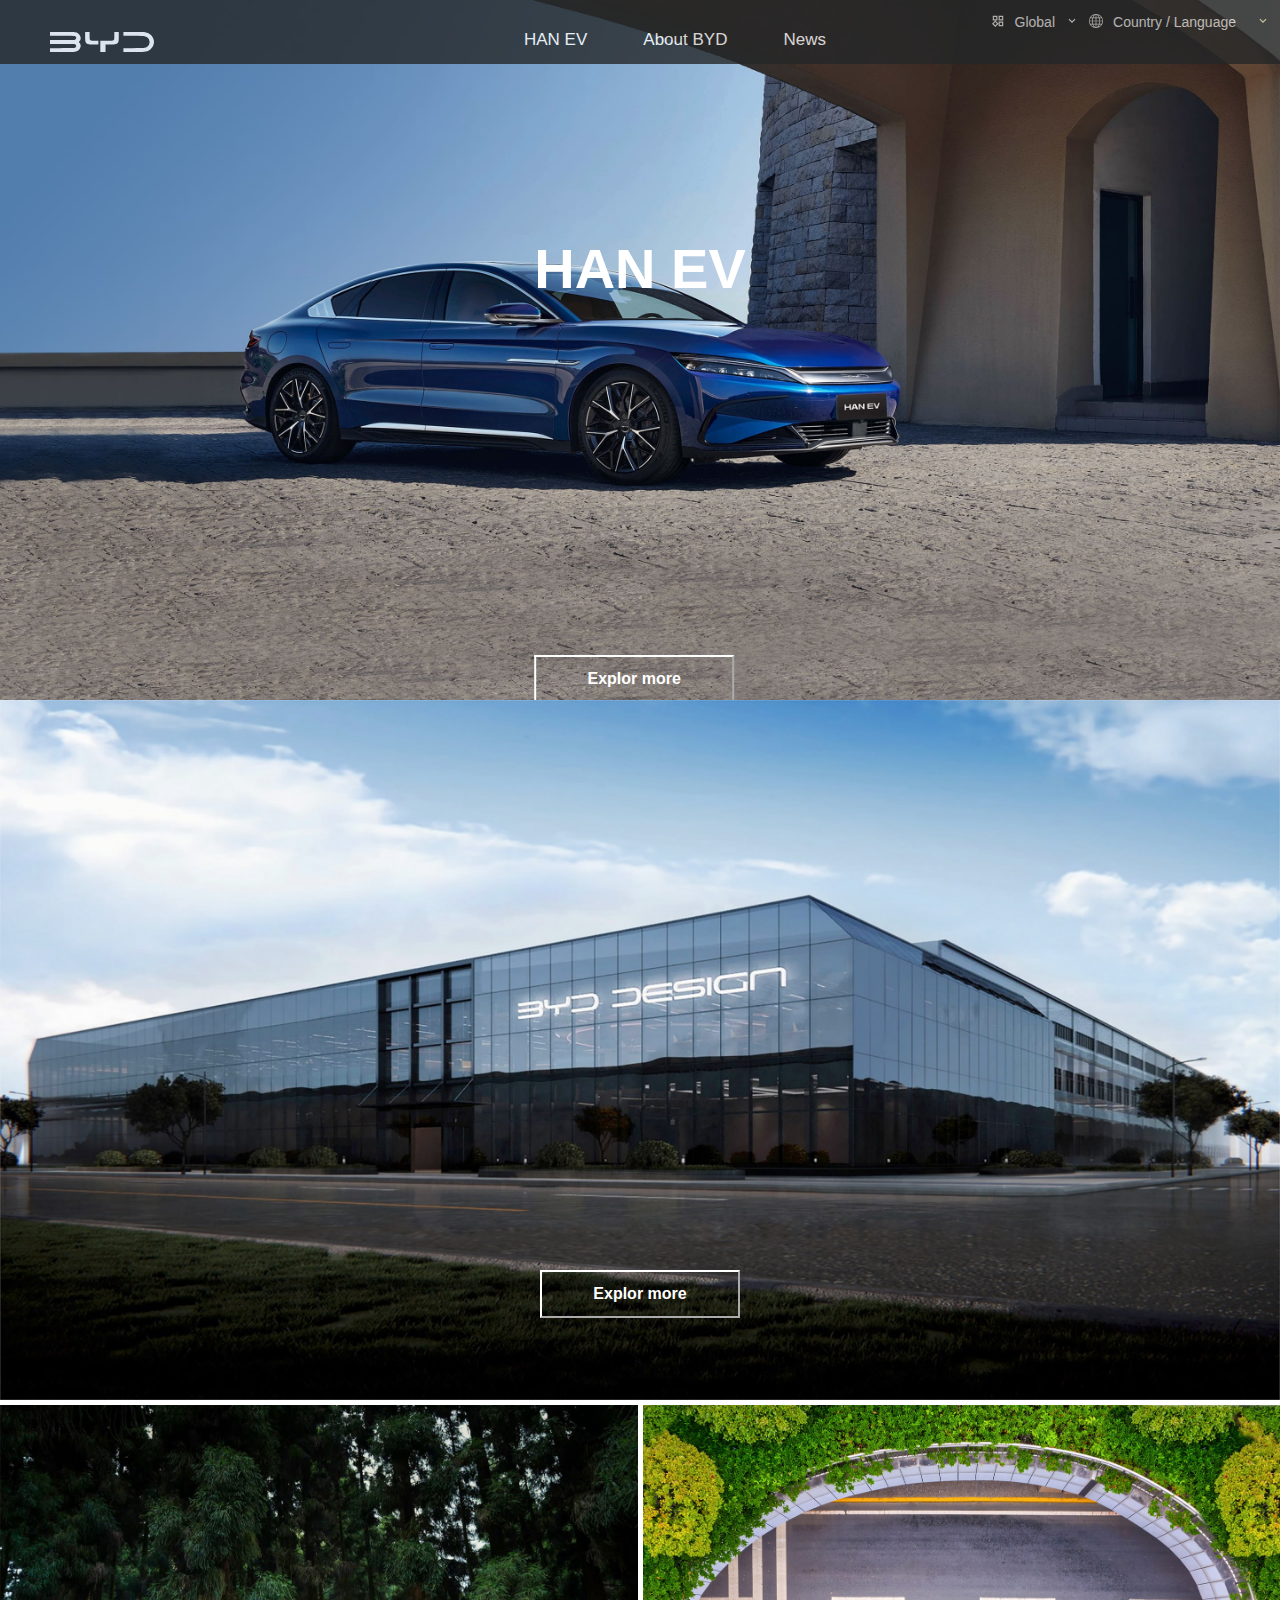
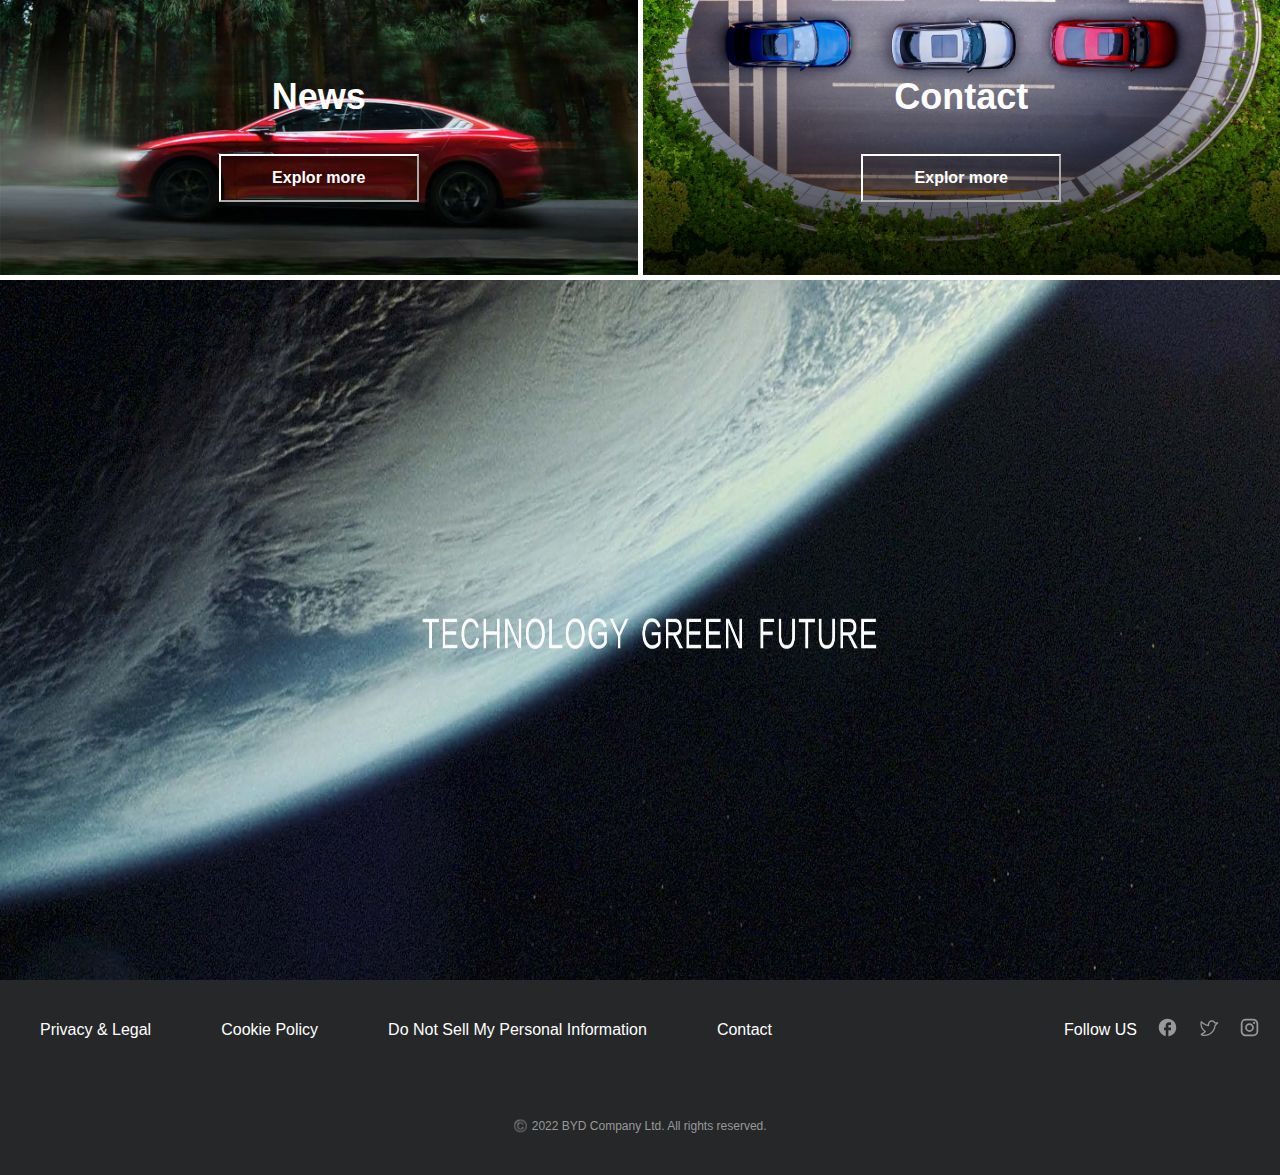
<file: index.html>
<!DOCTYPE html>
<html lang="en">
<head>
    <meta charset="UTF-8">
    <meta http-equiv="X-UA-Compatible" content="IE=edge">
    <meta name="viewport" content="width=device-width, initial-scale=1.0">
    <title>Electric Cars, Sedans and SUVs I BYD USA</title>
    <link rel="icon" href="img/favicon.ico">
    <link rel="stylesheet" href="style.css" type="text/css">
</head>
<body>
    <header class="top-menu">
        <div class="top-menu1">
            <img src="img/icon-logo.svg" alt="">
        </div>
        <div class="top-menu2">
            <a href="">HAN EV</a>
            <a href="">About BYD</a>
            <a href="">News</a>
        </div>
        <div class="top-menu3">
            <a href="" class="top-menu3-1"><svg xmlns="http://www.w3.org/2000/svg" width="1em" height="1em" preserveAspectRatio="xMidYMid meet" viewBox="0 0 24 24"><g transform="rotate(180 12 12)"><path fill="currentColor" d="m16.66 4.52l2.83 2.83l-2.83 2.83l-2.83-2.83l2.83-2.83M9 5v4H5V5h4m10 10v4h-4v-4h4M9 15v4H5v-4h4m7.66-13.31L11 7.34L16.66 13l5.66-5.66l-5.66-5.65zM11 3H3v8h8V3zm10 10h-8v8h8v-8zm-10 0H3v8h8v-8z"/></g></svg></a> <a href="" class="top-menu3-2"> Global </a> <a class="top-menu3-3"><svg xmlns="http://www.w3.org/2000/svg" width="1em" height="1em" preserveAspectRatio="xMidYMid meet" viewBox="0 0 24 24"><path fill="currentColor" d="m12 15.4l-6-6L7.4 8l4.6 4.6L16.6 8L18 9.4Z"/></svg></a>
            <a href="" class="top-menu3-4"><svg xmlns="http://www.w3.org/2000/svg" width="1em" height="1em" preserveAspectRatio="xMidYMid meet" viewBox="0 0 100 100"><path id="gisGlobeO0" fill="currentColor" stroke-dashoffset="188.976" stroke-linecap="round" stroke-linejoin="round" stroke-width="3.644" d="M49.947 0A50 50 0 0 0 0 50a50 50 0 0 0 50 50a50 50 0 0 0 50-50A50 50 0 0 0 50 0a50 50 0 0 0-.053 0zM52.5 5.682c5.268.896 10.302 5.236 14.268 12.437c1.278 2.321 2.42 4.927 3.408 7.75H52.5V5.682zm-5 .197v19.99H30.75c.988-2.823 2.13-5.429 3.408-7.75C37.89 11.341 42.571 7.102 47.5 5.88zM35.98 7.232c-2.324 2.352-4.41 5.22-6.203 8.475c-1.68 3.05-3.125 6.467-4.312 10.162H12.01c5.535-8.706 13.975-15.37 23.97-18.637zm29.41.463c9.398 3.413 17.32 9.868 22.6 18.174H75.455c-1.184-3.695-2.627-7.112-4.307-10.162c-1.676-3.045-3.613-5.749-5.757-8.012zM9.257 30.87h14.808c-1.245 5.162-2.008 10.76-2.203 16.631H5.072a44.79 44.79 0 0 1 4.184-16.63zm19.974 0H47.5V47.5H26.867c.212-5.935 1.043-11.554 2.363-16.63zm23.27 0h19.195c1.32 5.077 2.152 10.696 2.364 16.631H52.5V30.87zm24.355 0h13.89a44.79 44.79 0 0 1 4.181 16.63H79.053c-.194-5.872-.955-11.468-2.198-16.63zM5.072 52.5h16.762c.129 5.856.82 11.454 1.994 16.63H9.256A44.79 44.79 0 0 1 5.072 52.5zm21.762 0H47.5v16.63H28.98c-1.245-5.1-2.006-10.715-2.146-16.63zm25.666 0h21.592c-.14 5.915-.902 11.53-2.147 16.63H52.5V52.5zm26.576 0h15.852a44.79 44.79 0 0 1-4.184 16.63H77.09c1.17-5.177 1.857-10.775 1.986-16.63zM12.01 74.13h13.136c1.242 4.085 2.8 7.84 4.631 11.165c1.438 2.61 3.068 4.969 4.854 7.017c-9.407-3.41-17.336-9.869-22.621-18.181zm18.394 0H47.5v20.798c-.308-.017-.612-.048-.918-.07c-4.59-1.5-8.924-5.62-12.424-11.975c-1.428-2.594-2.692-5.537-3.754-8.752zm22.096 0h18.021c-1.06 3.216-2.325 6.159-3.753 8.753c-3.428 6.225-7.656 10.308-12.141 11.883a45.48 45.48 0 0 1-2.127.162V74.13zm23.275 0H87.99a45.06 45.06 0 0 1-21.228 17.641c1.604-1.92 3.075-4.094 4.386-6.476c1.831-3.325 3.388-7.08 4.627-11.164z" color="currentColor"/></svg></a><a href="" class="top-menu3-5"> Country / Language</a><a href="" class="top-menu3-6"></a><svg xmlns="http://www.w3.org/2000/svg" width="1em" height="1em" preserveAspectRatio="xMidYMid meet" viewBox="0 0 24 24"><path fill="currentColor" d="m12 15.4l-6-6L7.4 8l4.6 4.6L16.6 8L18 9.4Z"/></svg> </a>
        </div>
    </header>
    <div class="home">
        <div class="page1">
            <div class="page1-img">
                <img src="img/homepage han.jpg" alt="">
            </div>
            <div class="page1-img-text">
                <p class="">HAN EV</p>
                <button class="butten-page1">Explor more</button>
            </div>
        </div>
        <div class="page2-img">
            <img src="img/BYD DISENO (1).jpg" alt="">
            <div class="page2-text">
                <button class="butten-page2">Explor more</button>
            </div>
        </div>
        <div class="page3-img">
            <div class="page3-img1">
                <img src="img/news-pc.jpg" alt="">
                <div class="page3-text">
                    <p style="color: white; font-size:36px;">News</p>
                    <button class="butten-page3-1">Explor more</button>
                </div>
             </div>
            <div class="page3-img2">
                <img src="img/contact-pc.jpg" alt="">
                <div class="page3-text1">
                    <p style="color: white; font-size:36px;">Contact</p>
                    <button class="butten-page3-2">Explor more</button>
                </div>
            </div>
        </div>    
        <div class="page4-img">
            <img src="img/bottom-bannerPC.jpg" alt="">
        </div>
    </div>
    <footer style="background-color: aliceblue;">
        <div class="footer-top">
            <div class="footer-links">
                <ul>
                    <li><a href="">Privacy & Legal</a></li>
                    <li><a href="">Cookie Policy</a></li>
                    <li><a href=""></a>Do Not Sell My Personal Information</li>
                    <li><a href="">Contact</a></li>
                </ul>
            </div>
            <div class="footer-social">
                <p>Follow US</p>
                <a href=""><svg xmlns="http://www.w3.org/2000/svg" width="1em" height="1em" preserveAspectRatio="xMidYMid meet" viewBox="0 0 24 24"><path fill="currentColor" d="M22 12c0-5.52-4.48-10-10-10S2 6.48 2 12c0 4.84 3.44 8.87 8 9.8V15H8v-3h2V9.5C10 7.57 11.57 6 13.5 6H16v3h-2c-.55 0-1 .45-1 1v2h3v3h-3v6.95c5.05-.5 9-4.76 9-9.95z"/></svg></a>
                <a href=""><svg xmlns="http://www.w3.org/2000/svg" width="1em" height="1em" preserveAspectRatio="xMidYMid meet" viewBox="0 0 256 256"><path fill="currentColor" d="M247.4 68.9A8 8 0 0 0 240 64h-30.4a47.8 47.8 0 0 0-75.2-10.1A47.7 47.7 0 0 0 120 88v6.1C79.3 83.5 46 50.7 45.7 50.3a8 8 0 0 0-8.1-1.9a8.1 8.1 0 0 0-5.5 6.2c-8.7 48.2 5.8 80.5 19.5 99.1a108.6 108.6 0 0 0 24.7 24.4c-15.3 17.3-38.9 26.3-39.1 26.4a8 8 0 0 0-3.9 11.9c.8 1.2 3.8 5.1 11.1 8.8c9.1 4.5 21.1 6.8 35.6 6.8c70.5 0 129.5-54.3 135.5-124.2l30.2-30.1a8.4 8.4 0 0 0 1.7-8.8Zm-45.3 29.7a7.8 7.8 0 0 0-2.3 5.2C195.7 166.7 143.1 216 80 216c-10.6 0-18-1.4-23.2-3.1c11.5-6.2 27.5-17 37.9-32.5a8 8 0 0 0 1-6.4a8.1 8.1 0 0 0-4.1-5.1c-.1-.1-14.9-7.8-27.6-25.3c-14.4-19.8-20.5-43.9-18.1-71.7c15.8 13 46 34.2 80.8 40a8.1 8.1 0 0 0 6.5-1.8a8.2 8.2 0 0 0 2.8-6.1V88a32 32 0 0 1 61.3-12.8a8.1 8.1 0 0 0 7.4 4.8h16Z"/></svg></a>
                <a href=""><svg xmlns="http://www.w3.org/2000/svg" width="1em" height="1em" preserveAspectRatio="xMidYMid meet" viewBox="0 0 24 24"><path fill="currentColor" d="M7.8 2h8.4C19.4 2 22 4.6 22 7.8v8.4a5.8 5.8 0 0 1-5.8 5.8H7.8C4.6 22 2 19.4 2 16.2V7.8A5.8 5.8 0 0 1 7.8 2m-.2 2A3.6 3.6 0 0 0 4 7.6v8.8C4 18.39 5.61 20 7.6 20h8.8a3.6 3.6 0 0 0 3.6-3.6V7.6C20 5.61 18.39 4 16.4 4H7.6m9.65 1.5a1.25 1.25 0 0 1 1.25 1.25A1.25 1.25 0 0 1 17.25 8A1.25 1.25 0 0 1 16 6.75a1.25 1.25 0 0 1 1.25-1.25M12 7a5 5 0 0 1 5 5a5 5 0 0 1-5 5a5 5 0 0 1-5-5a5 5 0 0 1 5-5m0 2a3 3 0 0 0-3 3a3 3 0 0 0 3 3a3 3 0 0 0 3-3a3 3 0 0 0-3-3Z"/></svg></a>
            </div>
        </div>
        <div class="footer-bottem">
            <p class="last-text">©️ 2022 BYD Company Ltd. All rights reserved.</p>
        </div>

    </footer>
    
 
    










</body>
</html>
</file>
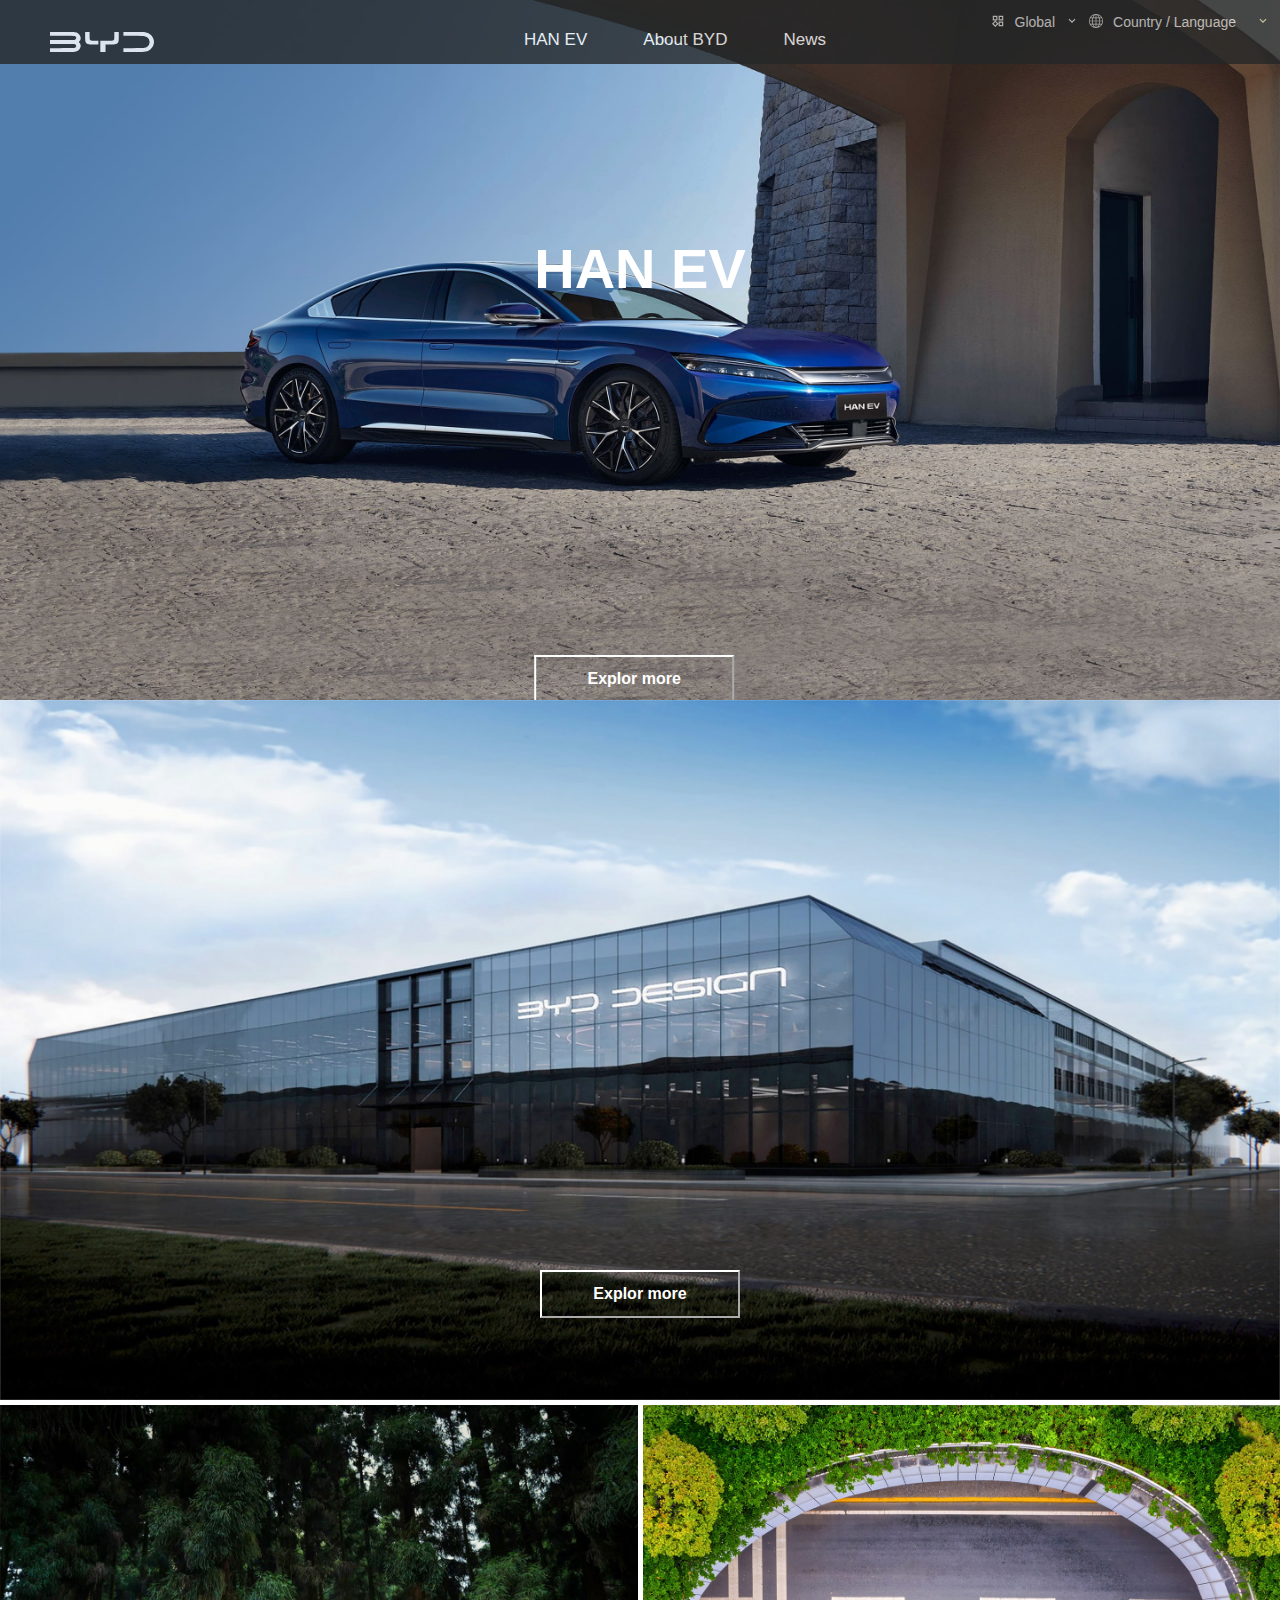
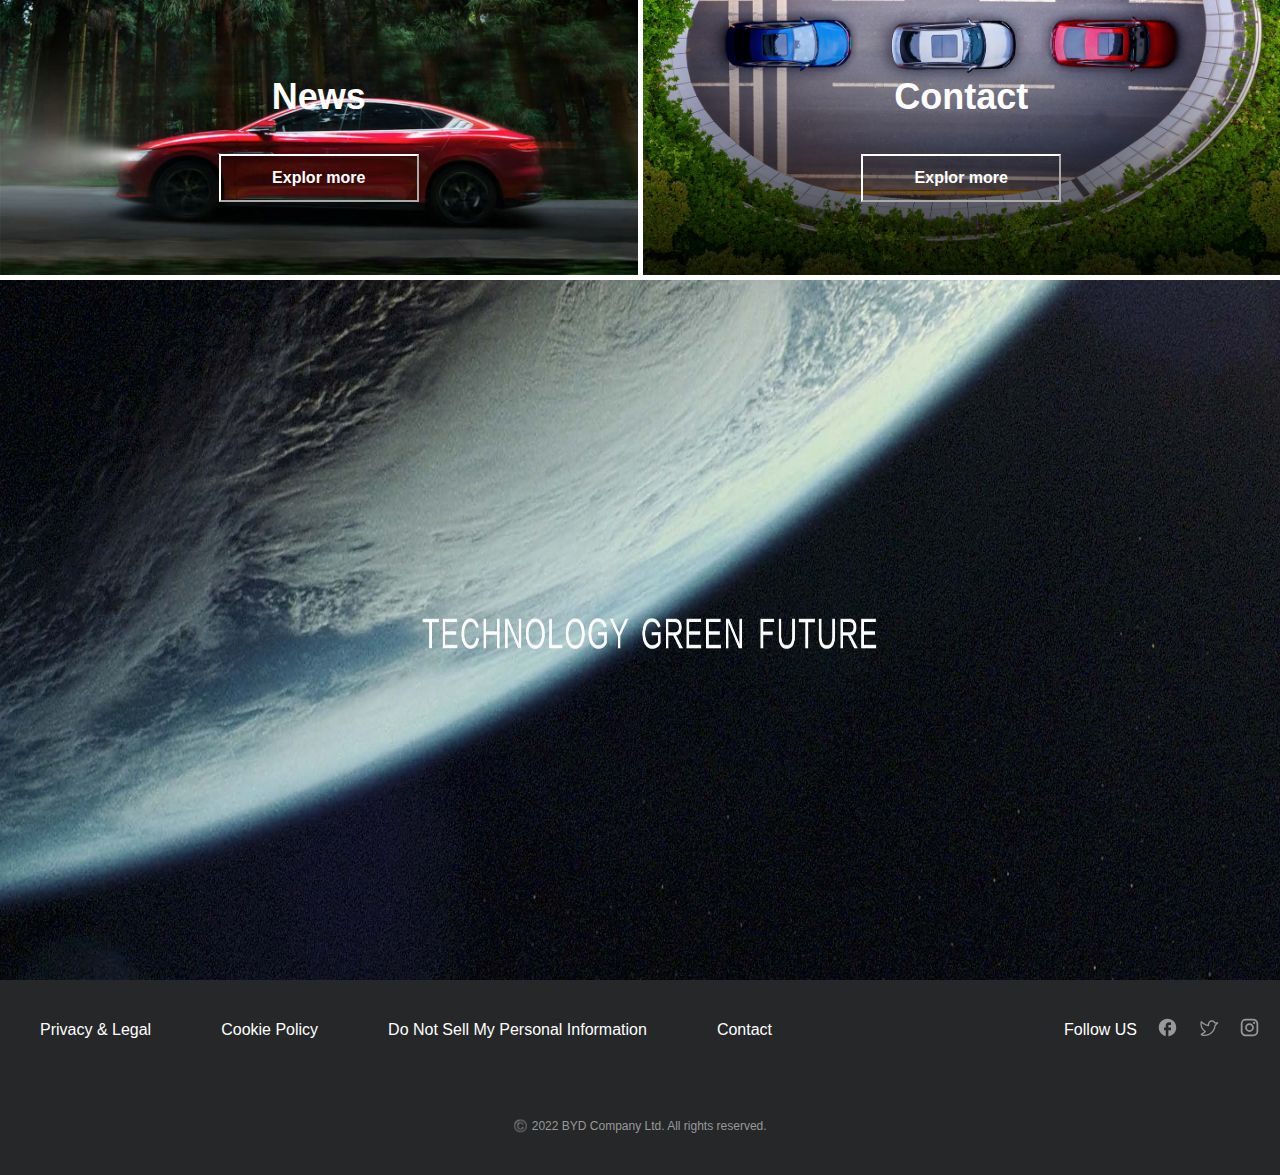
<file: intex.html>
<!DOCTYPE html>
<html lang="en">
<head>
    <meta charset="UTF-8">
    <meta http-equiv="X-UA-Compatible" content="IE=edge">
    <meta name="viewport" content="width=device-width, initial-scale=1.0">
    <title>Electric Cars, Sedans and SUVs I BYD USA</title>
    <link rel="icon" href="img/favicon.ico">
    <link rel="stylesheet" href="style.css" type="text/css">
</head>
<body>
    <header class="top-menu">
        <div class="top-menu1">
            <img src="img/icon-logo.svg" alt="">
        </div>
        <div class="top-menu2">
            <a href="">HAN EV</a>
            <a href="">About BYD</a>
            <a href="">News</a>
        </div>
        <div class="top-menu3">
            <a href="" class="top-menu3-1"><svg xmlns="http://www.w3.org/2000/svg" width="1em" height="1em" preserveAspectRatio="xMidYMid meet" viewBox="0 0 24 24"><g transform="rotate(180 12 12)"><path fill="currentColor" d="m16.66 4.52l2.83 2.83l-2.83 2.83l-2.83-2.83l2.83-2.83M9 5v4H5V5h4m10 10v4h-4v-4h4M9 15v4H5v-4h4m7.66-13.31L11 7.34L16.66 13l5.66-5.66l-5.66-5.65zM11 3H3v8h8V3zm10 10h-8v8h8v-8zm-10 0H3v8h8v-8z"/></g></svg></a> <a href="" class="top-menu3-2"> Global </a> <a class="top-menu3-3"><svg xmlns="http://www.w3.org/2000/svg" width="1em" height="1em" preserveAspectRatio="xMidYMid meet" viewBox="0 0 24 24"><path fill="currentColor" d="m12 15.4l-6-6L7.4 8l4.6 4.6L16.6 8L18 9.4Z"/></svg></a>
            <a href="" class="top-menu3-4"><svg xmlns="http://www.w3.org/2000/svg" width="1em" height="1em" preserveAspectRatio="xMidYMid meet" viewBox="0 0 100 100"><path id="gisGlobeO0" fill="currentColor" stroke-dashoffset="188.976" stroke-linecap="round" stroke-linejoin="round" stroke-width="3.644" d="M49.947 0A50 50 0 0 0 0 50a50 50 0 0 0 50 50a50 50 0 0 0 50-50A50 50 0 0 0 50 0a50 50 0 0 0-.053 0zM52.5 5.682c5.268.896 10.302 5.236 14.268 12.437c1.278 2.321 2.42 4.927 3.408 7.75H52.5V5.682zm-5 .197v19.99H30.75c.988-2.823 2.13-5.429 3.408-7.75C37.89 11.341 42.571 7.102 47.5 5.88zM35.98 7.232c-2.324 2.352-4.41 5.22-6.203 8.475c-1.68 3.05-3.125 6.467-4.312 10.162H12.01c5.535-8.706 13.975-15.37 23.97-18.637zm29.41.463c9.398 3.413 17.32 9.868 22.6 18.174H75.455c-1.184-3.695-2.627-7.112-4.307-10.162c-1.676-3.045-3.613-5.749-5.757-8.012zM9.257 30.87h14.808c-1.245 5.162-2.008 10.76-2.203 16.631H5.072a44.79 44.79 0 0 1 4.184-16.63zm19.974 0H47.5V47.5H26.867c.212-5.935 1.043-11.554 2.363-16.63zm23.27 0h19.195c1.32 5.077 2.152 10.696 2.364 16.631H52.5V30.87zm24.355 0h13.89a44.79 44.79 0 0 1 4.181 16.63H79.053c-.194-5.872-.955-11.468-2.198-16.63zM5.072 52.5h16.762c.129 5.856.82 11.454 1.994 16.63H9.256A44.79 44.79 0 0 1 5.072 52.5zm21.762 0H47.5v16.63H28.98c-1.245-5.1-2.006-10.715-2.146-16.63zm25.666 0h21.592c-.14 5.915-.902 11.53-2.147 16.63H52.5V52.5zm26.576 0h15.852a44.79 44.79 0 0 1-4.184 16.63H77.09c1.17-5.177 1.857-10.775 1.986-16.63zM12.01 74.13h13.136c1.242 4.085 2.8 7.84 4.631 11.165c1.438 2.61 3.068 4.969 4.854 7.017c-9.407-3.41-17.336-9.869-22.621-18.181zm18.394 0H47.5v20.798c-.308-.017-.612-.048-.918-.07c-4.59-1.5-8.924-5.62-12.424-11.975c-1.428-2.594-2.692-5.537-3.754-8.752zm22.096 0h18.021c-1.06 3.216-2.325 6.159-3.753 8.753c-3.428 6.225-7.656 10.308-12.141 11.883a45.48 45.48 0 0 1-2.127.162V74.13zm23.275 0H87.99a45.06 45.06 0 0 1-21.228 17.641c1.604-1.92 3.075-4.094 4.386-6.476c1.831-3.325 3.388-7.08 4.627-11.164z" color="currentColor"/></svg></a><a href="" class="top-menu3-5"> Country / Language</a><a href="" class="top-menu3-6"></a><svg xmlns="http://www.w3.org/2000/svg" width="1em" height="1em" preserveAspectRatio="xMidYMid meet" viewBox="0 0 24 24"><path fill="currentColor" d="m12 15.4l-6-6L7.4 8l4.6 4.6L16.6 8L18 9.4Z"/></svg> </a>
        </div>
    </header>
    <div class="home">
        <div class="page1">
            <div class="page1-img">
                <img src="img/homepage han.jpg" alt="">
            </div>
            <div class="page1-img-text">
                <p class="">HAN EV</p>
                <button class="butten-page1">Explor more</button>
            </div>
        </div>
        <div class="page2-img">
            <img src="img/BYD DISENO (1).jpg" alt="">
            <div class="page2-text">
                <button class="butten-page2">Explor more</button>
            </div>
        </div>
        <div class="page3-img">
            <div class="page3-img1">
                <img src="img/news-pc.jpg" alt="">
                <div class="page3-text">
                    <p style="color: white; font-size:36px;">News</p>
                    <button class="butten-page3-1">Explor more</button>
                </div>
             </div>
            <div class="page3-img2">
                <img src="img/contact-pc.jpg" alt="">
                <div class="page3-text1">
                    <p style="color: white; font-size:36px;">Contact</p>
                    <button class="butten-page3-2">Explor more</button>
                </div>
            </div>
        </div>    
        <div class="page4-img">
            <img src="img/bottom-bannerPC.jpg" alt="">
        </div>
    </div>
    <footer style="background-color: aliceblue;">
        <div class="footer-top">
            <div class="footer-links">
                <ul>
                    <li><a href="">Privacy & Legal</a></li>
                    <li><a href="">Cookie Policy</a></li>
                    <li><a href=""></a>Do Not Sell My Personal Information</li>
                    <li><a href="">Contact</a></li>
                </ul>
            </div>
            <div class="footer-social">
                <p>Follow US</p>
                <a href=""><svg xmlns="http://www.w3.org/2000/svg" width="1em" height="1em" preserveAspectRatio="xMidYMid meet" viewBox="0 0 24 24"><path fill="currentColor" d="M22 12c0-5.52-4.48-10-10-10S2 6.48 2 12c0 4.84 3.44 8.87 8 9.8V15H8v-3h2V9.5C10 7.57 11.57 6 13.5 6H16v3h-2c-.55 0-1 .45-1 1v2h3v3h-3v6.95c5.05-.5 9-4.76 9-9.95z"/></svg></a>
                <a href=""><svg xmlns="http://www.w3.org/2000/svg" width="1em" height="1em" preserveAspectRatio="xMidYMid meet" viewBox="0 0 256 256"><path fill="currentColor" d="M247.4 68.9A8 8 0 0 0 240 64h-30.4a47.8 47.8 0 0 0-75.2-10.1A47.7 47.7 0 0 0 120 88v6.1C79.3 83.5 46 50.7 45.7 50.3a8 8 0 0 0-8.1-1.9a8.1 8.1 0 0 0-5.5 6.2c-8.7 48.2 5.8 80.5 19.5 99.1a108.6 108.6 0 0 0 24.7 24.4c-15.3 17.3-38.9 26.3-39.1 26.4a8 8 0 0 0-3.9 11.9c.8 1.2 3.8 5.1 11.1 8.8c9.1 4.5 21.1 6.8 35.6 6.8c70.5 0 129.5-54.3 135.5-124.2l30.2-30.1a8.4 8.4 0 0 0 1.7-8.8Zm-45.3 29.7a7.8 7.8 0 0 0-2.3 5.2C195.7 166.7 143.1 216 80 216c-10.6 0-18-1.4-23.2-3.1c11.5-6.2 27.5-17 37.9-32.5a8 8 0 0 0 1-6.4a8.1 8.1 0 0 0-4.1-5.1c-.1-.1-14.9-7.8-27.6-25.3c-14.4-19.8-20.5-43.9-18.1-71.7c15.8 13 46 34.2 80.8 40a8.1 8.1 0 0 0 6.5-1.8a8.2 8.2 0 0 0 2.8-6.1V88a32 32 0 0 1 61.3-12.8a8.1 8.1 0 0 0 7.4 4.8h16Z"/></svg></a>
                <a href=""><svg xmlns="http://www.w3.org/2000/svg" width="1em" height="1em" preserveAspectRatio="xMidYMid meet" viewBox="0 0 24 24"><path fill="currentColor" d="M7.8 2h8.4C19.4 2 22 4.6 22 7.8v8.4a5.8 5.8 0 0 1-5.8 5.8H7.8C4.6 22 2 19.4 2 16.2V7.8A5.8 5.8 0 0 1 7.8 2m-.2 2A3.6 3.6 0 0 0 4 7.6v8.8C4 18.39 5.61 20 7.6 20h8.8a3.6 3.6 0 0 0 3.6-3.6V7.6C20 5.61 18.39 4 16.4 4H7.6m9.65 1.5a1.25 1.25 0 0 1 1.25 1.25A1.25 1.25 0 0 1 17.25 8A1.25 1.25 0 0 1 16 6.75a1.25 1.25 0 0 1 1.25-1.25M12 7a5 5 0 0 1 5 5a5 5 0 0 1-5 5a5 5 0 0 1-5-5a5 5 0 0 1 5-5m0 2a3 3 0 0 0-3 3a3 3 0 0 0 3 3a3 3 0 0 0 3-3a3 3 0 0 0-3-3Z"/></svg></a>
            </div>
        </div>
        <div class="footer-bottem">
            <p class="last-text">©️ 2022 BYD Company Ltd. All rights reserved.</p>
        </div>

    </footer>
    
 
    










</body>
</html>
</file>
<file: style.css>
*{
    box-sizing: border-box;
}
body{
    margin:0;
}
img{
    width: 100%;
    height: 100%;
    transition: all 8s ease;
}
a{
    text-decoration: none;
    color: white;
    transition: 1s;
}
li{
    list-style: none;
    color: white;
    font-size: 16px;
    line-height: 24px;
    font-family:Arial, "Helvetica Neue", Helvetica, sans-serif;
}
p{
    font-family:Arial, "Helvetica Neue", Helvetica, sans-serif;
   color: white;
}

button{
    color: white;
    font-family: Arial, "Helvetica Neue", Helvetica, sans-serif;
    font-size: 16px;
    font-weight: bold;
    background: transparent;
    border-color: white;
    width: 200px;
    height: 48px;
    transition: 1s;
}

header{
    margin:0;
    background-color:#252728;
    height: 64px;
    position: relative;
    z-index: 10;
}
.top-menu{
    display: flex;
    opacity: 80%;
    position: fixed;
}
.top-menu1{
    width: 496px;
    margin-top: 30px;
}
.top-menu1 img{
    width: 104px;
    height: 24px;
    margin-left: 50px;
}
.top-menu2{
    width: 358px;
    display:flex ;
    justify-content: space-around;
    margin-top: 30px;
    font-size: 17px;;
    font-family:Arial, "Helvetica Neue", Helvetica, sans-serif;
}
.top-menu3{
    width: 496px;
    display: flex;
    justify-content: end;
    padding-right: 80px;
    opacity: 80%;
    font-family:Arial, "Helvetica Neue", Helvetica, sans-serif;
    font-size: 14px;
    padding-top: 14PX;
    color: wheat;
}
.top-menu3-1{
    padding-right:10px;
}
.top-menu3-2{
    padding-right:10px;
}
.top-menu3-3{
    padding-right:10px;
}
.top-menu3-4{
    padding-right:10px;
}
.top-menu3-5{
    padding-right:10px;
}
.top-menu3-6{
    padding-right:10px;
} 

.home{
    width: 100%;
    height: 100%;
    background-color:white;
}
.page1{
    width: 100%;
}
.page1-img{
    position: relative;
    width: 100%;
    height: 700px;
    overflow: hidden;
}
.page1-img-text{
    position: absolute;
    top: 20%;
    left: 50%;
    color: white;
    transform: translateX(-50%);
    font-size: 56px;
    font-family: Arial, "Helvetica Neue", Helvetica, sans-serif;
    font-weight: bold;
}
.butten-page1{
    position: relative;
    top:275px;
}
.butten-page1:hover{
    background-color: white;
    color: black;
}
.page2-img{
    position: relative;
    width: 100%;
    height: 700px;
    overflow: hidden;
}
.page2-text{
    position:absolute;
    top: 570px;
    left: 50%;
    transform: translateX(-50%);
}
.butten-page2:hover{
    background-color: white;
    color: black;
}
.page3-img{
    width: 100%;
    display: flex;
    gap: 5px;
    margin-top: 5px;
    margin-bottom: 5px;
    overflow: hidden;
}
.page3-img1{
    position: relative;
}
.butten-page3-1:hover{
    background-color: white;
    color: black;
}
.page3-text{
    display: flex;
    flex-direction: column;
    align-items: center;
    position: absolute;
    top: 50%;
    left: 50%;
    transform: translateX(-50%);
    font-family: Arial, "Helvetica Neue", Helvetica, sans-serif;
    font-weight: 600;
}
.page3-img2{
    position: relative;
}
.butten-page3-2:hover{
    background-color: white;
    color: black;
}
.page3-text1{
    display: flex;
    flex-direction: column;
    align-items: center;
    position: absolute;
    top: 50%;
    left: 50%;
    transform: translateX(-50%);
    font-family: Arial, "Helvetica Neue", Helvetica, sans-serif;
    font-weight: 600;
}
.page4-img{
    width: 100%;
    height: 700px;
}
footer{
    width: 100%;
    height: 80px;
    background-color: #252728;
}
.footer-top{
    height: 100px;
    display: flex;
    align-items: center;
    justify-content: space-between;
    background-color:#252728;
}
.footer-links{
}
.footer-links ul{
    display: flex;
}
.footer-links li{
    margin-right: 70px;
    transition: 1s;
}
.footer-social {
    display: flex;
    align-items: center;
}
.footer-social a,.footer-social p{
    font-size: 16px;
    line-height: 24px;
    font-family:Arial, "Helvetica Neue", Helvetica, sans-serif;
    margin-right: 20px;
}
.footer-social a{
    font-size: 21px;
    color: #999999;
}
.footer-bottem{
    background-color:#252728;
    padding: 40px 50px;
    width: 100%;
    height: 94.8px;
}
.last-text{
    font-size: 12px;
    line-height: 1.15;
    text-align: center;
    font-weight: 400;
    color: #999999;
    margin-top: 0;
}
.top-menu2 a:hover{
    transform: scale(1.1);
    font-family:Arial, "Helvetica Neue", Helvetica, sans-serif;
}
.footer-links li:hover{
    transform: scale(1.08);
    font-family:Arial, "Helvetica Neue", Helvetica, sans-serif;
}
.footer-social a:hover {
    transform: scale(1.2);
}
.page1-img:hover img{
    transform: scale(1.1);
}
.page2-img:hover img{
    transform: scale(1.1);
}
.page3-img1{
    transition: 1s;
}
.page3-img2{
    transition: 1s;
}
.page3-img1:hover img{
    transform: scale(1.05);
}
.page3-img2:hover img{
    transform: scale(1.05);
}
</file>
